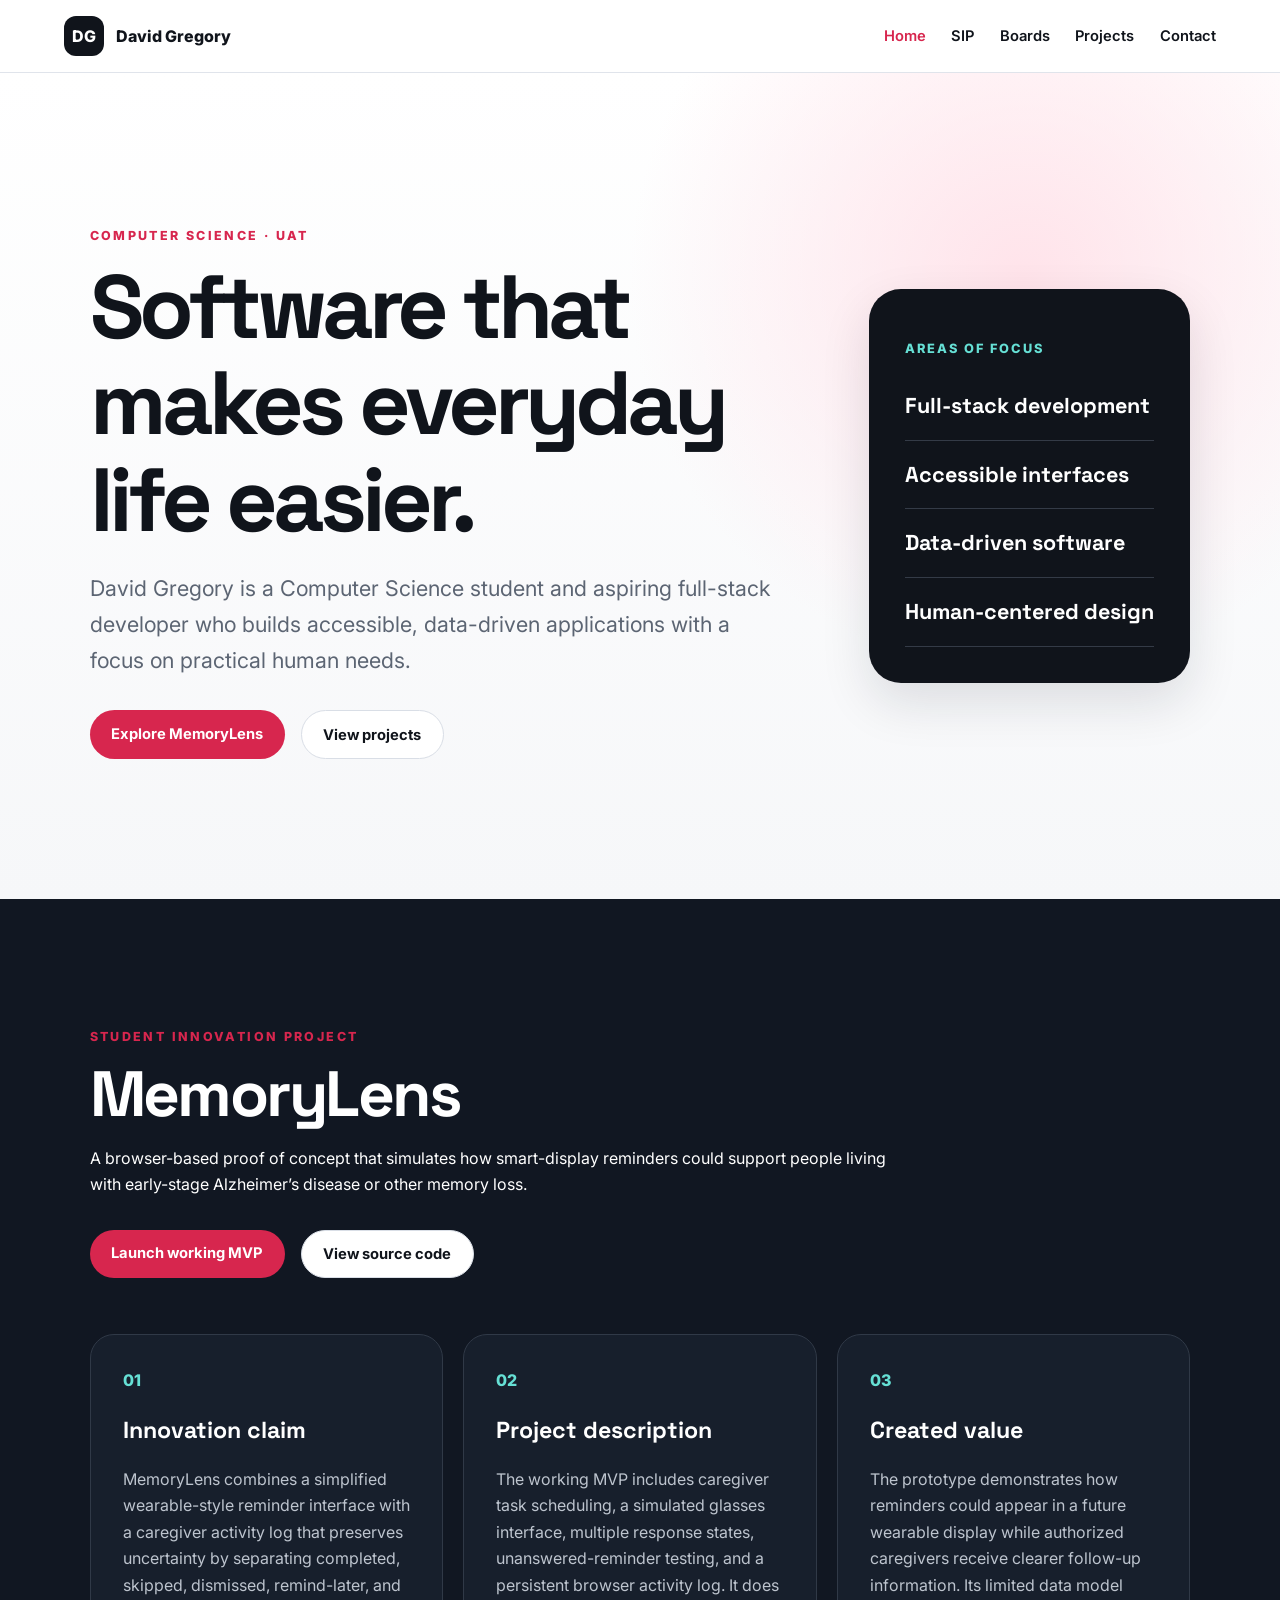
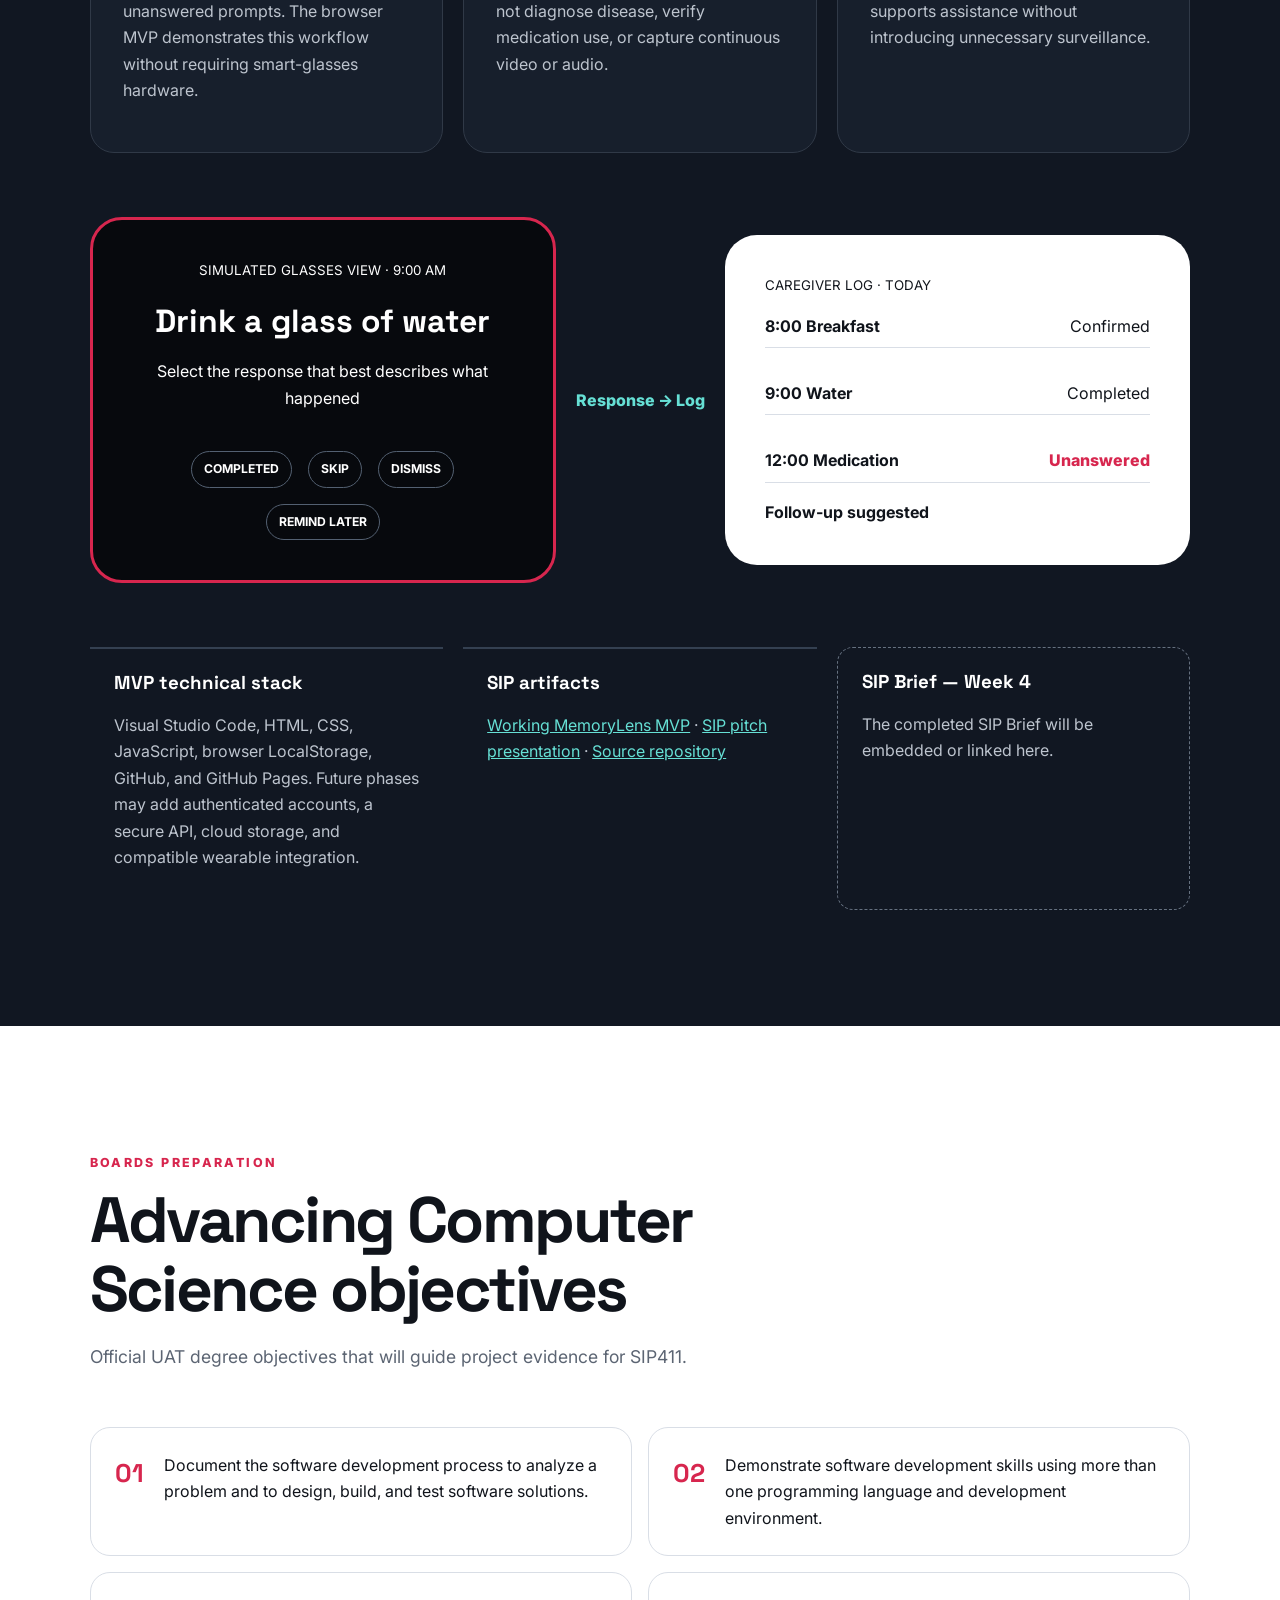
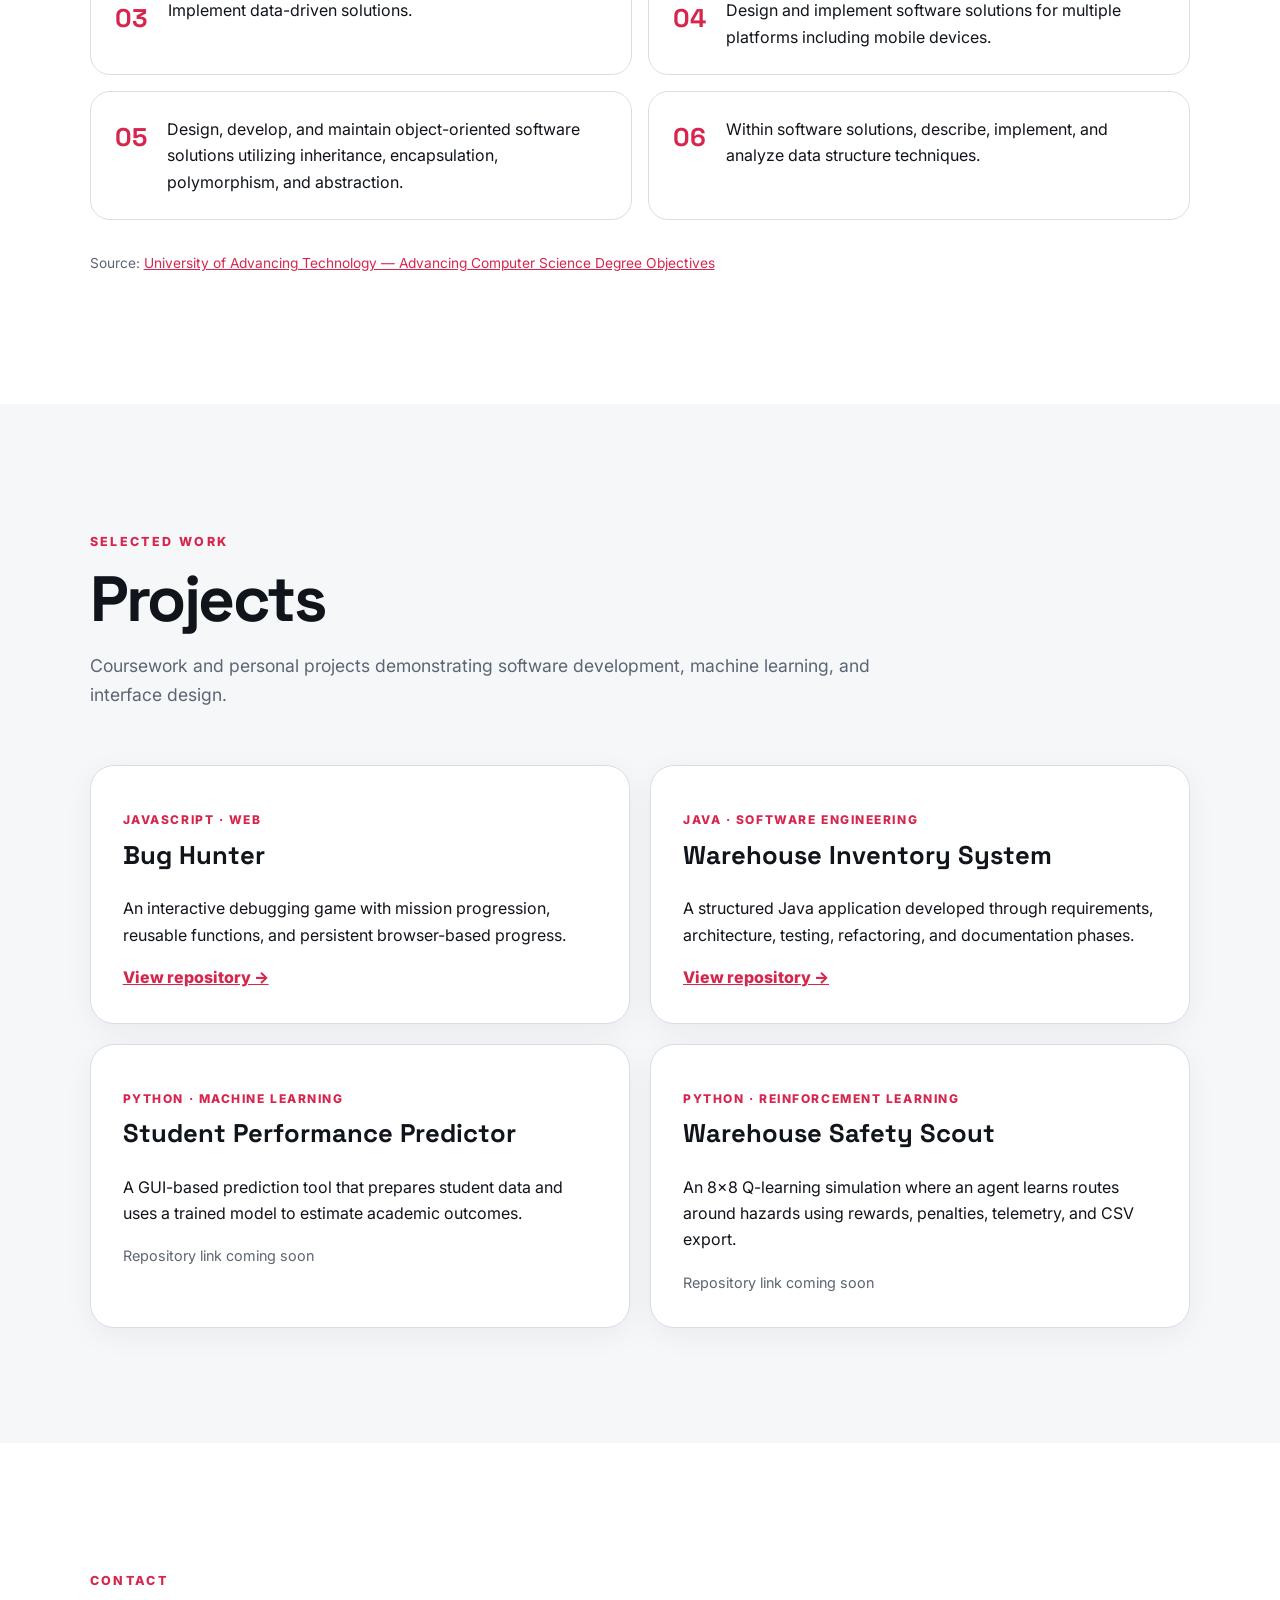
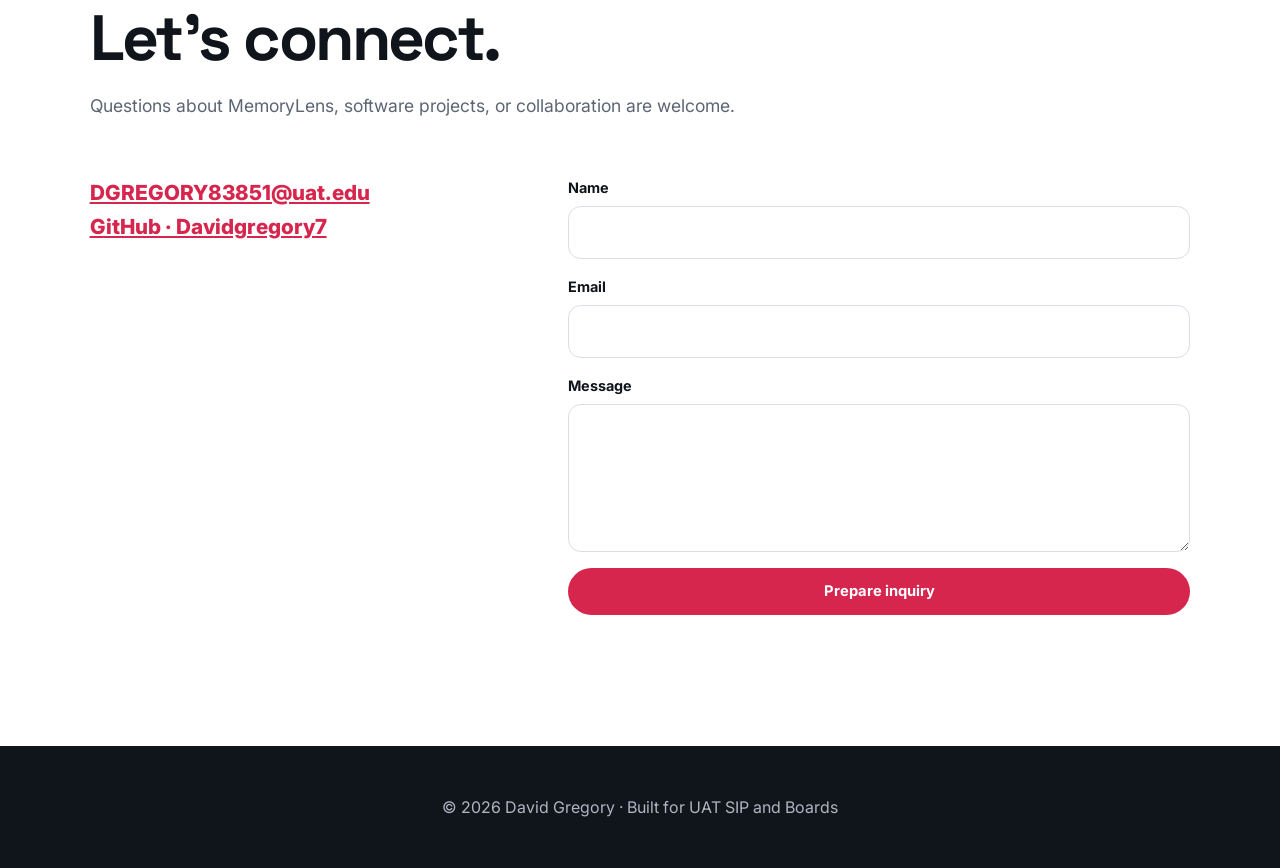
<file: index.html>
<!doctype html>
<html lang="en">
<head>
  <meta charset="utf-8">
  <meta name="viewport" content="width=device-width, initial-scale=1">
  <meta name="description" content="David Gregory's Computer Science portfolio and MemoryLens SIP project.">
  <title>David Gregory | Computer Science Portfolio</title>
  <link rel="preconnect" href="https://fonts.googleapis.com">
  <link rel="preconnect" href="https://fonts.gstatic.com" crossorigin>
  <link href="https://fonts.googleapis.com/css2?family=Inter:wght@400;500;600;700;800&family=Space+Grotesk:wght@500;600;700&display=swap" rel="stylesheet">
  <link rel="stylesheet" href="styles.css?v=2">
  <script src="script.js" defer></script>
</head>
<body>
  <header class="site-header">
    <a class="brand" href="#home" aria-label="David Gregory home"><span>DG</span> David Gregory</a>
    <button class="menu-button" aria-expanded="false" aria-controls="site-nav">Menu</button>
    <nav id="site-nav" aria-label="Primary navigation">
      <a href="#home">Home</a><a href="#sip">SIP</a><a href="#boards">Boards</a><a href="#projects">Projects</a><a href="#contact">Contact</a>
    </nav>
  </header>

  <main>
    <section id="home" class="hero section">
      <div class="hero-copy reveal">
        <p class="eyebrow">Computer Science · UAT</p>
        <h1>Software that makes everyday life easier.</h1>
        <p class="lead">David Gregory is a Computer Science student and aspiring full-stack developer who builds accessible, data-driven applications with a focus on practical human needs.</p>
        <div class="actions"><a class="button primary" href="#sip">Explore MemoryLens</a><a class="button secondary" href="#projects">View projects</a></div>
      </div>
      <div class="hero-card reveal" aria-label="Areas of focus">
        <p>Areas of focus</p>
        <strong>Full-stack development</strong><strong>Accessible interfaces</strong><strong>Data-driven software</strong><strong>Human-centered design</strong>
      </div>
    </section>

    <section id="sip" class="section dark-section">
      <div class="section-heading reveal"><p class="eyebrow">Student Innovation Project</p><h2>MemoryLens</h2><p>A browser-based proof of concept that simulates how smart-display reminders could support people living with early-stage Alzheimer’s disease or other memory loss.</p><div class="actions"><a class="button primary" href="mvp.html">Launch working MVP</a><a class="button secondary" href="https://github.com/Davidgregory7/SIP-Portfolio" target="_blank" rel="noreferrer">View source code</a></div></div>
      <div class="feature-grid">
        <article class="feature reveal"><span>01</span><h3>Innovation claim</h3><p>MemoryLens combines a simplified wearable-style reminder interface with a caregiver activity log that preserves uncertainty by separating completed, skipped, dismissed, remind-later, and unanswered prompts. The browser MVP demonstrates this workflow without requiring smart-glasses hardware.</p></article>
        <article class="feature reveal"><span>02</span><h3>Project description</h3><p>The working MVP includes caregiver task scheduling, a simulated glasses interface, multiple response states, unanswered-reminder testing, and a persistent browser activity log. It does not diagnose disease, verify medication use, or capture continuous video or audio.</p></article>
        <article class="feature reveal"><span>03</span><h3>Created value</h3><p>The prototype demonstrates how reminders could appear in a future wearable display while authorized caregivers receive clearer follow-up information. Its limited data model supports assistance without introducing unnecessary surveillance.</p></article>
      </div>

      <div class="prototype reveal">
        <div class="glasses-card"><small>SIMULATED GLASSES VIEW · 9:00 AM</small><h3>Drink a glass of water</h3><p>Select the response that best describes what happened</p><div class="response-row"><b>Completed</b><b>Skip</b><b>Dismiss</b><b>Remind later</b></div></div>
        <div class="flow" aria-hidden="true">Response → Log</div>
        <div class="log-card"><small>CAREGIVER LOG · TODAY</small><p><b>8:00 Breakfast</b><span>Confirmed</span></p><p><b>9:00 Water</b><span>Completed</span></p><p><b>12:00 Medication</b><span class="warning">Unanswered</span></p><strong>Follow-up suggested</strong></div>
      </div>

      <div class="resource-grid reveal">
        <div><h3>MVP technical stack</h3><p>Visual Studio Code, HTML, CSS, JavaScript, browser LocalStorage, GitHub, and GitHub Pages. Future phases may add authenticated accounts, a secure API, cloud storage, and compatible wearable integration.</p></div>
        <div><h3>SIP artifacts</h3><p><a href="mvp.html">Working MemoryLens MVP</a> · <a href="MemoryLens-SIP-Pitch.pptx">SIP pitch presentation</a> · <a href="https://github.com/Davidgregory7/SIP-Portfolio" target="_blank" rel="noreferrer">Source repository</a></p></div>
        <div class="placeholder"><h3>SIP Brief — Week 4</h3><p>The completed SIP Brief will be embedded or linked here.</p></div>
      </div>
    </section>

    <section id="boards" class="section">
      <div class="section-heading reveal"><p class="eyebrow">Boards Preparation</p><h2>Advancing Computer Science objectives</h2><p>Official UAT degree objectives that will guide project evidence for SIP411.</p></div>
      <ol class="objectives">
        <li class="reveal"><span>01</span><p>Document the software development process to analyze a problem and to design, build, and test software solutions.</p></li>
        <li class="reveal"><span>02</span><p>Demonstrate software development skills using more than one programming language and development environment.</p></li>
        <li class="reveal"><span>03</span><p>Implement data-driven solutions.</p></li>
        <li class="reveal"><span>04</span><p>Design and implement software solutions for multiple platforms including mobile devices.</p></li>
        <li class="reveal"><span>05</span><p>Design, develop, and maintain object-oriented software solutions utilizing inheritance, encapsulation, polymorphism, and abstraction.</p></li>
        <li class="reveal"><span>06</span><p>Within software solutions, describe, implement, and analyze data structure techniques.</p></li>
      </ol>
      <p class="source-note">Source: <a href="https://www.uat.edu/computer-science-degree" target="_blank" rel="noreferrer">University of Advancing Technology — Advancing Computer Science Degree Objectives</a></p>
    </section>

    <section id="projects" class="section soft-section">
      <div class="section-heading reveal"><p class="eyebrow">Selected Work</p><h2>Projects</h2><p>Coursework and personal projects demonstrating software development, machine learning, and interface design.</p></div>
      <div class="project-grid">
        <article class="project reveal"><p class="tag">JavaScript · Web</p><h3>Bug Hunter</h3><p>An interactive debugging game with mission progression, reusable functions, and persistent browser-based progress.</p><a href="https://github.com/Davidgregory7/CSC256/tree/main/BugHunter-FinalProject" target="_blank" rel="noreferrer">View repository →</a></article>
        <article class="project reveal"><p class="tag">Java · Software Engineering</p><h3>Warehouse Inventory System</h3><p>A structured Java application developed through requirements, architecture, testing, refactoring, and documentation phases.</p><a href="https://github.com/Davidgregory7/CSC318" target="_blank" rel="noreferrer">View repository →</a></article>
        <article class="project reveal"><p class="tag">Python · Machine Learning</p><h3>Student Performance Predictor</h3><p>A GUI-based prediction tool that prepares student data and uses a trained model to estimate academic outcomes.</p><span>Repository link coming soon</span></article>
        <article class="project reveal"><p class="tag">Python · Reinforcement Learning</p><h3>Warehouse Safety Scout</h3><p>An 8×8 Q-learning simulation where an agent learns routes around hazards using rewards, penalties, telemetry, and CSV export.</p><span>Repository link coming soon</span></article>
      </div>
    </section>

    <section id="contact" class="section contact-section">
      <div class="section-heading reveal"><p class="eyebrow">Contact</p><h2>Let’s connect.</h2><p>Questions about MemoryLens, software projects, or collaboration are welcome.</p></div>
      <div class="contact-layout">
        <div class="contact-links reveal">
  <a href="mailto:DGREGORY83851@uat.edu">DGREGORY83851@uat.edu</a>
  <br>
  <a href="https://github.com/Davidgregory7" target="_blank" rel="noreferrer">GitHub · Davidgregory7</a>
</div>
        <form class="contact-form reveal" id="contact-form">
          <label>Name<input name="name" autocomplete="name" required></label>
          <label>Email<input type="email" name="email" autocomplete="email" required></label>
          <label>Message<textarea name="message" rows="5" required></textarea></label>
          <button class="button primary" type="submit">Prepare inquiry</button><p id="form-status" aria-live="polite"></p>
        </form>
      </div>
    </section>
  </main>
  <footer><p>© <span id="year"></span> David Gregory · Built for UAT SIP and Boards</p></footer>
</body>
</html>
</file>
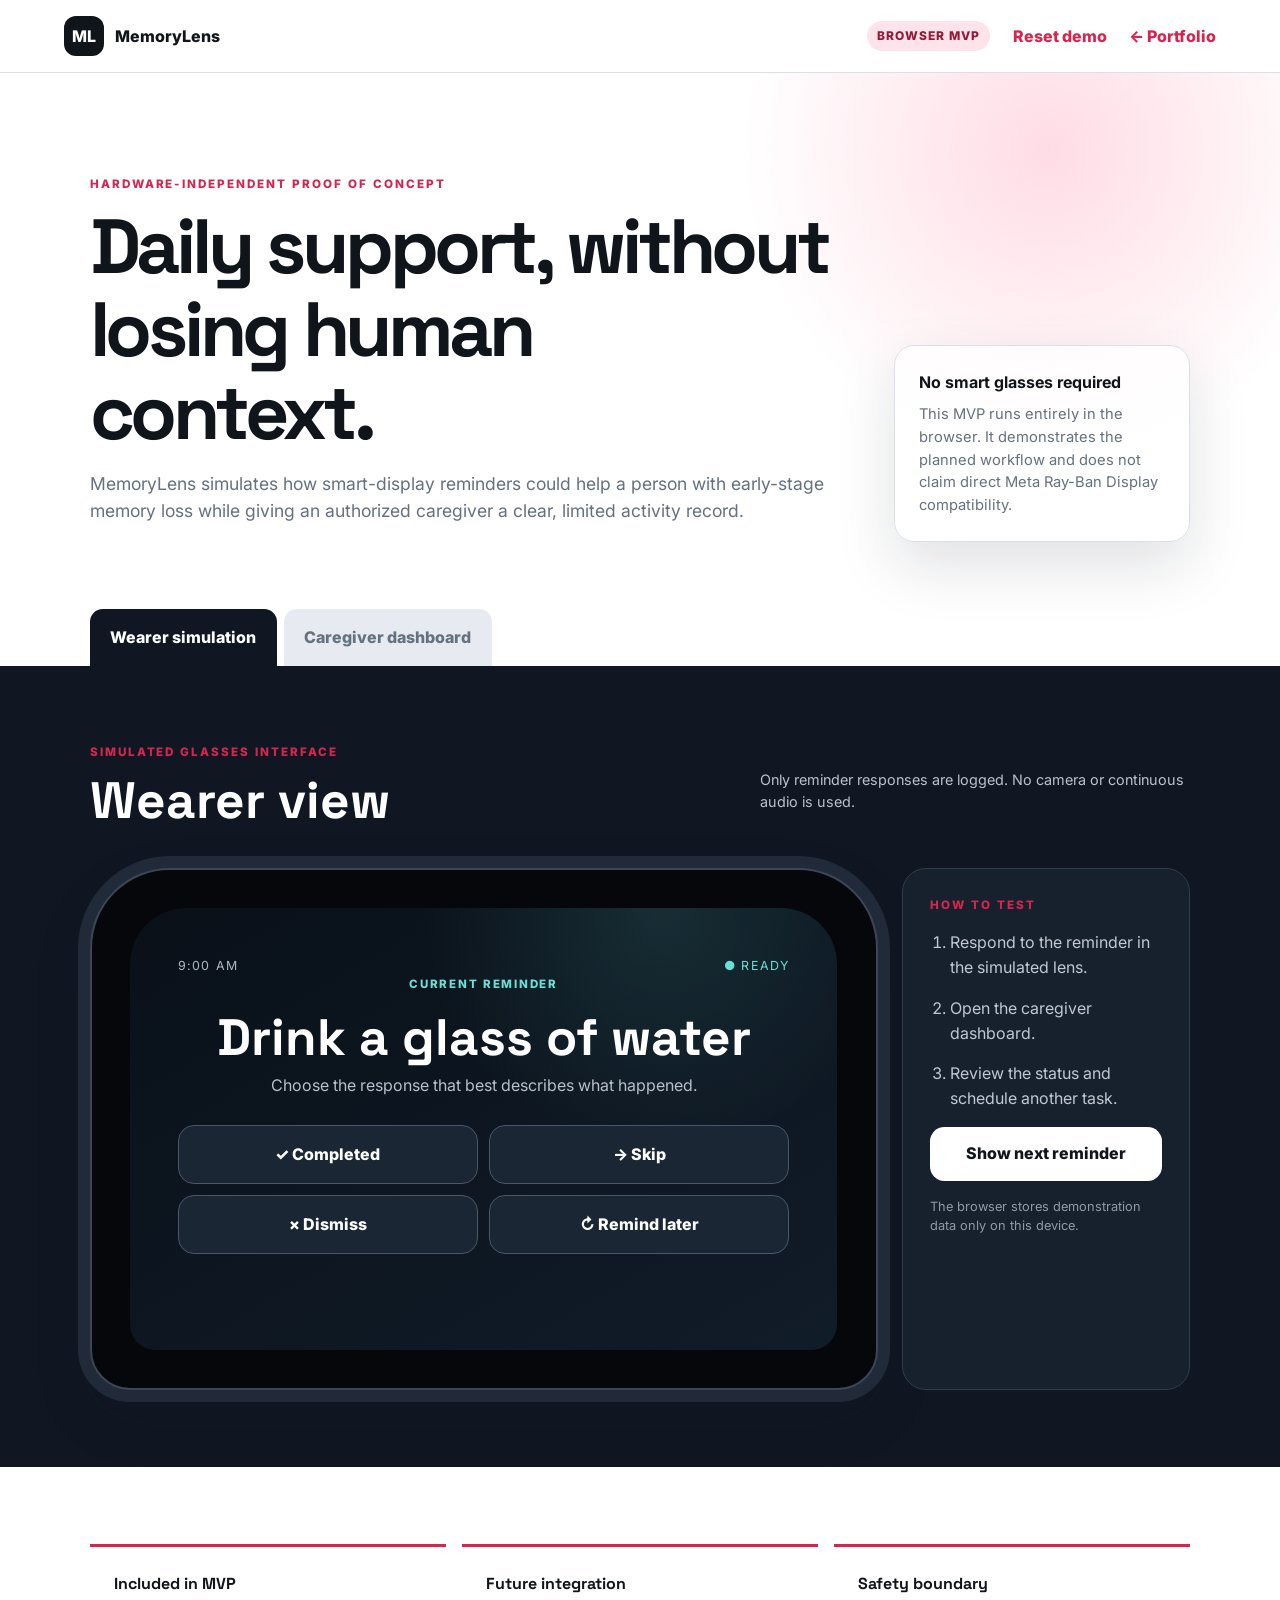
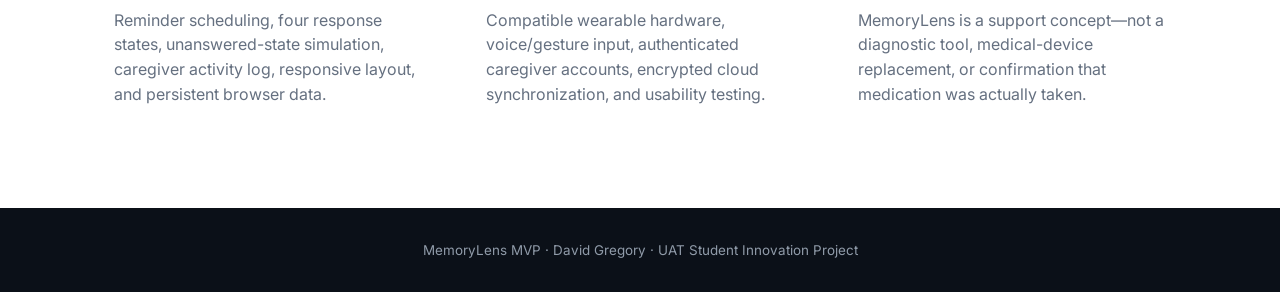
<file: mvp.html>
<!doctype html>
<html lang="en">
<head>
  <meta charset="utf-8">
  <meta name="viewport" content="width=device-width, initial-scale=1">
  <meta name="description" content="MemoryLens browser-based MVP by David Gregory.">
  <title>MemoryLens MVP | David Gregory</title>
  <link rel="preconnect" href="https://fonts.googleapis.com">
  <link rel="preconnect" href="https://fonts.gstatic.com" crossorigin>
  <link href="https://fonts.googleapis.com/css2?family=Inter:wght@400;500;600;700;800&family=Space+Grotesk:wght@500;600;700&display=swap" rel="stylesheet">
  <link rel="stylesheet" href="mvp.css">
  <script src="mvp.js" defer></script>
</head>
<body>
  <header class="topbar">
    <a class="brand" href="index.html#sip"><span>ML</span> MemoryLens</a>
    <div class="top-actions">
      <span class="prototype-label">Browser MVP</span>
      <button id="reset-demo" class="text-button" type="button">Reset demo</button>
      <a class="back-link" href="index.html#sip">← Portfolio</a>
    </div>
  </header>

  <main>
    <section class="intro">
      <div>
        <p class="eyebrow">Hardware-independent proof of concept</p>
        <h1>Daily support, without losing human context.</h1>
        <p>MemoryLens simulates how smart-display reminders could help a person with early-stage memory loss while giving an authorized caregiver a clear, limited activity record.</p>
      </div>
      <aside>
        <strong>No smart glasses required</strong>
        <p>This MVP runs entirely in the browser. It demonstrates the planned workflow and does not claim direct Meta Ray-Ban Display compatibility.</p>
      </aside>
    </section>

    <nav class="view-tabs" aria-label="MVP views">
      <button class="tab active" data-view="wearer" type="button">Wearer simulation</button>
      <button class="tab" data-view="caregiver" type="button">Caregiver dashboard</button>
    </nav>

    <section id="wearer-view" class="app-view active" aria-labelledby="wearer-heading">
      <div class="view-heading">
        <div><p class="eyebrow">Simulated glasses interface</p><h2 id="wearer-heading">Wearer view</h2></div>
        <p class="privacy-note">Only reminder responses are logged. No camera or continuous audio is used.</p>
      </div>

      <div class="wearer-layout">
        <div class="glasses-shell" aria-live="polite">
          <div class="lens-display">
            <div class="lens-status"><span id="lens-time">9:00 AM</span><span class="status-dot">● Ready</span></div>
            <div id="reminder-content">
              <p class="reminder-label">CURRENT REMINDER</p>
              <h3 id="reminder-title">Loading reminder…</h3>
              <p id="reminder-instruction">Choose the response that best describes what happened.</p>
              <div class="response-grid">
                <button type="button" data-response="Completed">✓ Completed</button>
                <button type="button" data-response="Skipped">→ Skip</button>
                <button type="button" data-response="Dismissed">× Dismiss</button>
                <button type="button" data-response="Remind later">↻ Remind later</button>
              </div>
            </div>
            <div id="empty-reminder" class="empty-state" hidden>
              <span>✓</span><h3>No pending reminders</h3><p>A caregiver can schedule another task from the dashboard.</p>
            </div>
            <p id="wearer-feedback" class="feedback" role="status"></p>
          </div>
        </div>

        <aside class="simulation-panel">
          <p class="eyebrow">How to test</p>
          <ol>
            <li>Respond to the reminder in the simulated lens.</li>
            <li>Open the caregiver dashboard.</li>
            <li>Review the status and schedule another task.</li>
          </ol>
          <button id="next-reminder" class="secondary-button" type="button">Show next reminder</button>
          <p class="small-copy">The browser stores demonstration data only on this device.</p>
        </aside>
      </div>
    </section>

    <section id="caregiver-view" class="app-view" aria-labelledby="caregiver-heading" hidden>
      <div class="view-heading">
        <div><p class="eyebrow">Authorized support view</p><h2 id="caregiver-heading">Caregiver dashboard</h2></div>
        <div class="summary" aria-label="Task summary">
          <div><strong id="scheduled-count">0</strong><span>Scheduled</span></div>
          <div><strong id="completed-count">0</strong><span>Completed</span></div>
          <div><strong id="attention-count">0</strong><span>Needs attention</span></div>
        </div>
      </div>

      <div class="dashboard-grid">
        <section class="panel">
          <div class="panel-heading"><div><p class="eyebrow">Today</p><h3>Task activity</h3></div><button id="mark-unanswered" class="text-button" type="button">Simulate unanswered</button></div>
          <div id="activity-list" class="activity-list"></div>
        </section>

        <section class="panel schedule-panel">
          <p class="eyebrow">Add support task</p>
          <h3>Schedule a reminder</h3>
          <form id="task-form">
            <label>Task name<input id="task-name" name="task" maxlength="60" placeholder="Example: Take afternoon medication" required></label>
            <label>Reminder time<input id="task-time" name="time" type="time" required></label>
            <label>Priority<select id="task-priority" name="priority"><option>Routine</option><option>Important</option><option>High</option></select></label>
            <button class="primary-button" type="submit">Schedule reminder</button>
            <p id="form-message" class="form-message" role="status"></p>
          </form>
        </section>
      </div>
    </section>

    <section class="scope">
      <div><span>Included in MVP</span><p>Reminder scheduling, four response states, unanswered-state simulation, caregiver activity log, responsive layout, and persistent browser data.</p></div>
      <div><span>Future integration</span><p>Compatible wearable hardware, voice/gesture input, authenticated caregiver accounts, encrypted cloud synchronization, and usability testing.</p></div>
      <div><span>Safety boundary</span><p>MemoryLens is a support concept—not a diagnostic tool, medical-device replacement, or confirmation that medication was actually taken.</p></div>
    </section>
  </main>

  <footer>MemoryLens MVP · David Gregory · UAT Student Innovation Project</footer>
</body>
</html>
</file>
<file: styles.css>
:root{--ink:#10141b;--muted:#5c6573;--paper:#f6f7f9;--white:#fff;--accent:#d7264e;--accent2:#8b1538;--line:#d9dee6;--dark:#111722;--cyan:#66e0d5;--shadow:0 20px 50px rgba(15,23,42,.12)}*{box-sizing:border-box}html{scroll-behavior:smooth;scroll-padding-top:90px}body{margin:0;color:var(--ink);background:var(--white);font-family:Inter,system-ui,sans-serif;line-height:1.65}a{color:inherit}h1,h2,h3{font-family:"Space Grotesk",sans-serif;line-height:1.08;margin-top:0}h1{font-size:clamp(3rem,7vw,6.4rem);letter-spacing:-.055em;margin-bottom:1.4rem}h2{font-size:clamp(2.3rem,5vw,4.5rem);letter-spacing:-.04em;margin-bottom:1rem}.site-header{position:sticky;top:0;z-index:10;display:flex;align-items:center;justify-content:space-between;padding:1rem clamp(1.25rem,5vw,5rem);background:rgba(255,255,255,.9);backdrop-filter:blur(18px);border-bottom:1px solid rgba(217,222,230,.8)}.brand{display:flex;align-items:center;gap:.75rem;font-weight:800;text-decoration:none}.brand span{display:grid;place-items:center;width:2.5rem;height:2.5rem;background:var(--ink);color:#fff;border-radius:.75rem}.site-header nav{display:flex;gap:1.6rem}.site-header nav a{text-decoration:none;font-weight:600;font-size:.92rem}.site-header nav a:hover,.site-header nav a.active{color:var(--accent)}.menu-button{display:none}.section{padding:clamp(5rem,9vw,9rem) clamp(1.25rem,7vw,7rem)}.hero{min-height:calc(100vh - 74px);display:grid;grid-template-columns:1.5fr .7fr;align-items:center;gap:clamp(3rem,7vw,8rem);background:radial-gradient(circle at 80% 25%,#ffe3ea 0,transparent 33%),linear-gradient(180deg,#fff,var(--paper))}.eyebrow{text-transform:uppercase;letter-spacing:.19em;font-size:.78rem;font-weight:800;color:var(--accent)}.lead{max-width:720px;font-size:clamp(1.05rem,1.7vw,1.35rem);color:var(--muted)}.actions{display:flex;gap:1rem;flex-wrap:wrap;margin-top:2rem}.button{display:inline-flex;justify-content:center;border:0;border-radius:999px;padding:.9rem 1.35rem;font:700 .92rem Inter;text-decoration:none;cursor:pointer}.primary{background:var(--accent);color:#fff}.primary:hover{background:var(--accent2)}.secondary{border:1px solid var(--line);background:#fff;color:var(--ink)}.hero-card{display:flex;flex-direction:column;gap:1rem;background:var(--ink);color:#fff;border-radius:2rem;padding:2.25rem;box-shadow:var(--shadow);transform:rotate(2deg)}.hero-card p{color:var(--cyan);font-size:.8rem;text-transform:uppercase;letter-spacing:.16em;font-weight:800}.hero-card strong{font-family:"Space Grotesk";font-size:1.35rem;border-bottom:1px solid #343b47;padding-bottom:1rem}.section-heading{max-width:800px;margin-bottom:3.5rem}.section-heading>p:last-child{font-size:1.1rem;color:var(--muted)}.dark-section{background:var(--dark);color:#fff}.dark-section .section-heading>p:last-child{color:#aeb6c2}.feature-grid,.project-grid,.resource-grid{display:grid;grid-template-columns:repeat(3,1fr);gap:1.25rem}.feature{padding:2rem;border:1px solid #303947;border-radius:1.5rem;background:#171f2c}.feature>span{color:var(--cyan);font-weight:800}.feature h3{font-size:1.45rem;margin-top:1.5rem}.feature p{color:#bdc4ce}.prototype{display:grid;grid-template-columns:1fr auto 1fr;align-items:center;gap:1.25rem;margin:4rem 0}.glasses-card,.log-card{min-height:310px;border-radius:2rem;padding:2.5rem;display:flex;flex-direction:column;justify-content:center}.glasses-card{background:#07090d;border:3px solid var(--accent);text-align:center}.glasses-card h3{font-size:2rem;margin:1.4rem 0 .25rem}.response-row{display:flex;justify-content:center;gap:1rem;flex-wrap:wrap;margin-top:1.5rem}.response-row b{padding:.45rem .75rem;border:1px solid #536071;border-radius:999px;font-size:.76rem;text-transform:uppercase}.log-card{background:#fff;color:var(--ink)}.log-card p{display:flex;justify-content:space-between;border-bottom:1px solid var(--line);padding-bottom:.5rem}.warning{color:var(--accent);font-weight:800}.flow{color:var(--cyan);font-weight:800}.resource-grid>div{padding:1.5rem;border-top:2px solid #344051}.resource-grid p{color:#bdc4ce}.resource-grid a{color:var(--cyan)}.placeholder{border:1px dashed #667180!important;border-radius:1rem}.objectives{list-style:none;padding:0;display:grid;grid-template-columns:1fr 1fr;gap:1rem}.objectives li{display:grid;grid-template-columns:auto 1fr;gap:1.25rem;padding:1.5rem;border:1px solid var(--line);border-radius:1.25rem}.objectives span{font-family:"Space Grotesk";font-size:1.6rem;color:var(--accent);font-weight:700}.objectives p{margin:0}.source-note{margin-top:2rem;color:var(--muted);font-size:.86rem}.source-note a{color:var(--accent)}.soft-section{background:var(--paper)}.project-grid{grid-template-columns:repeat(2,1fr)}.project{background:#fff;border:1px solid var(--line);border-radius:1.5rem;padding:2rem;box-shadow:0 8px 30px rgba(15,23,42,.05)}.project h3{font-size:1.6rem}.project .tag{color:var(--accent);font-size:.75rem;text-transform:uppercase;letter-spacing:.13em;font-weight:800}.project a{font-weight:800;color:var(--accent)}.project span{color:var(--muted);font-size:.9rem}.contact-section{background:#fff}.contact-layout{display:grid;grid-template-columns:.8fr 1.2fr;gap:4rem}.contact-links a{font-size:1.3rem;font-weight:800;color:var(--accent)}.needs-update{margin-top:2rem;padding:1rem;background:#fff4d6;border-left:4px solid #e6a700}.contact-form{display:grid;gap:1rem}.contact-form label{font-weight:700;font-size:.9rem}.contact-form input,.contact-form textarea{display:block;width:100%;margin-top:.4rem;border:1px solid var(--line);border-radius:.8rem;padding:.85rem;font:inherit}.contact-form input:focus,.contact-form textarea:focus{outline:3px solid rgba(215,38,78,.18);border-color:var(--accent)}#form-status{margin:0;color:var(--muted)}footer{padding:2rem;text-align:center;background:var(--ink);color:#aeb6c2}.reveal{opacity:0;transform:translateY(18px);transition:opacity .6s ease,transform .6s ease}.reveal.visible{opacity:1;transform:none}@media (prefers-reduced-motion:reduce){html{scroll-behavior:auto}.reveal{opacity:1;transform:none;transition:none}}@media(max-width:850px){.hero,.contact-layout{grid-template-columns:1fr}.feature-grid,.resource-grid{grid-template-columns:1fr}.prototype{grid-template-columns:1fr}.flow{text-align:center}.objectives,.project-grid{grid-template-columns:1fr}.menu-button{display:block;background:var(--ink);color:#fff;border:0;border-radius:.6rem;padding:.6rem .85rem}.site-header nav{display:none;position:absolute;top:100%;left:0;right:0;flex-direction:column;background:#fff;padding:1.25rem;border-bottom:1px solid var(--line)}.site-header nav.open{display:flex}.hero-card{transform:none}}
</file>
<file: mvp.css>
:root{--ink:#10141b;--muted:#657080;--paper:#f3f5f8;--white:#fff;--accent:#d7264e;--accent-dark:#941938;--cyan:#66e0d5;--dark:#101722;--panel:#17202d;--line:#dbe0e8;--success:#168465;--warning:#c96b19;--shadow:0 24px 60px rgba(15,23,42,.13)}*{box-sizing:border-box}body{margin:0;background:var(--paper);color:var(--ink);font-family:Inter,system-ui,sans-serif;line-height:1.55}button,input,select{font:inherit}button,a{transition:.18s ease}h1,h2,h3{font-family:"Space Grotesk",sans-serif;line-height:1.08;margin-top:0}h1{max-width:850px;font-size:clamp(2.7rem,6vw,5.4rem);letter-spacing:-.055em;margin-bottom:1rem}h2{font-size:clamp(2rem,4vw,3.3rem);margin-bottom:.4rem}h3{font-size:1.45rem}p{margin-top:0}.topbar{display:flex;justify-content:space-between;align-items:center;gap:1rem;padding:1rem clamp(1.1rem,5vw,4.5rem);background:#fff;border-bottom:1px solid var(--line);position:sticky;top:0;z-index:5}.brand{display:flex;align-items:center;gap:.7rem;color:var(--ink);text-decoration:none;font-weight:800}.brand span{display:grid;place-items:center;width:2.5rem;height:2.5rem;border-radius:.75rem;background:var(--ink);color:#fff}.top-actions{display:flex;align-items:center;gap:1rem}.prototype-label{padding:.35rem .65rem;border-radius:999px;background:#ffe3ea;color:var(--accent-dark);font-size:.75rem;font-weight:800;text-transform:uppercase;letter-spacing:.08em}.back-link,.text-button{color:var(--accent);font-weight:800;text-decoration:none}.text-button{border:0;background:none;padding:.4rem;cursor:pointer}.intro{display:grid;grid-template-columns:1.5fr .6fr;gap:4rem;align-items:end;padding:clamp(4rem,8vw,7rem) clamp(1.1rem,7vw,7rem) 3rem;background:radial-gradient(circle at 82% 15%,#ffdce5,transparent 27%),#fff}.intro>div>p:last-child{max-width:760px;color:var(--muted);font-size:1.1rem}.intro aside{padding:1.5rem;border:1px solid var(--line);border-radius:1.25rem;background:rgba(255,255,255,.78);box-shadow:var(--shadow)}.intro aside strong{display:block;margin-bottom:.5rem}.intro aside p{margin:0;color:var(--muted);font-size:.92rem}.eyebrow{text-transform:uppercase;letter-spacing:.17em;font-size:.73rem;font-weight:800;color:var(--accent)}.view-tabs{display:flex;gap:.4rem;padding:1.2rem clamp(1.1rem,7vw,7rem) 0;background:#fff}.tab{border:0;border-radius:.8rem .8rem 0 0;padding:1rem 1.3rem;background:#e7eaf0;color:var(--muted);cursor:pointer;font-weight:800}.tab.active{background:var(--dark);color:#fff}.app-view{padding:clamp(3rem,6vw,5rem) clamp(1.1rem,7vw,7rem);background:var(--dark);color:#fff}.view-heading{display:flex;justify-content:space-between;align-items:end;gap:2rem;margin-bottom:2.5rem}.view-heading h2{margin-bottom:0}.privacy-note{max-width:430px;color:#b9c2cd;font-size:.9rem}.wearer-layout{display:grid;grid-template-columns:minmax(0,1.5fr) minmax(250px,.55fr);gap:1.5rem}.glasses-shell{padding:clamp(1rem,3vw,2.5rem);border:2px solid #3c4655;border-radius:5rem 5rem 2.5rem 2.5rem;background:#05070a;box-shadow:0 0 0 12px #202a38,var(--shadow)}.lens-display{min-height:430px;padding:clamp(1.5rem,4vw,3rem);border-radius:3.5rem 3.5rem 1.6rem 1.6rem;background:radial-gradient(circle at 75% 0,rgba(102,224,213,.12),transparent 35%),linear-gradient(150deg,#091018,#111c29);display:flex;flex-direction:column;justify-content:center;text-align:center}.lens-status{display:flex;justify-content:space-between;color:#aeb8c5;font-size:.78rem;text-transform:uppercase;letter-spacing:.09em;margin-bottom:auto}.status-dot{color:var(--cyan)}.reminder-label{color:var(--cyan);font-weight:800;letter-spacing:.15em;font-size:.72rem}.lens-display h3{font-size:clamp(2rem,4vw,3.3rem);margin:1rem auto .5rem;max-width:720px}.lens-display #reminder-instruction{color:#b7c0cb}.response-grid{display:grid;grid-template-columns:repeat(2,minmax(0,1fr));gap:.7rem;margin:1.7rem auto 0;width:min(100%,620px)}.response-grid button{border:1px solid #495769;border-radius:1rem;padding:1rem;background:#1b2635;color:#fff;font-weight:800;cursor:pointer}.response-grid button:hover,.response-grid button:focus-visible{border-color:var(--cyan);background:#233448;transform:translateY(-2px)}.feedback{min-height:1.5em;color:var(--cyan);font-weight:800;margin:1.5rem 0 0}.empty-state{margin:auto}.empty-state span{display:grid;place-items:center;margin:0 auto 1rem;width:3.2rem;height:3.2rem;border-radius:50%;background:var(--success);font-size:1.6rem}.simulation-panel,.panel{background:var(--panel);border:1px solid #303b4b;border-radius:1.5rem;padding:1.7rem}.simulation-panel ol{padding-left:1.3rem;color:#c1c8d2}.simulation-panel li{margin-bottom:1rem}.secondary-button,.primary-button{width:100%;border:0;border-radius:.9rem;padding:.9rem 1rem;font-weight:800;cursor:pointer}.secondary-button{background:#fff;color:var(--ink)}.primary-button{background:var(--accent);color:#fff}.secondary-button:hover,.primary-button:hover{transform:translateY(-1px);box-shadow:0 8px 20px rgba(0,0,0,.2)}.small-copy{margin:1rem 0 0;color:#909ba9;font-size:.8rem}.summary{display:flex;gap:.7rem}.summary div{min-width:105px;padding:.8rem 1rem;background:#1a2431;border:1px solid #344153;border-radius:1rem}.summary strong,.summary span{display:block}.summary strong{font-size:1.5rem;color:var(--cyan)}.summary span{font-size:.7rem;text-transform:uppercase;letter-spacing:.08em;color:#acb5c2}.dashboard-grid{display:grid;grid-template-columns:1.4fr .7fr;gap:1.25rem}.panel-heading{display:flex;justify-content:space-between;align-items:start;gap:1rem}.activity-list{display:grid;gap:.7rem}.activity-item{display:grid;grid-template-columns:auto 1fr auto;gap:1rem;align-items:center;padding:1rem;background:#202b3a;border-radius:1rem}.activity-time{color:#aeb8c5;font-size:.82rem;min-width:65px}.activity-copy strong,.activity-copy span{display:block}.activity-copy span{color:#98a3b2;font-size:.78rem;margin-top:.2rem}.status{padding:.35rem .65rem;border-radius:999px;font-size:.72rem;font-weight:800}.status.completed{background:#153f36;color:#6ce0bd}.status.unanswered,.status.dismissed{background:#4a2730;color:#ff9eb5}.status.skipped{background:#49341e;color:#ffc782}.status.pending,.status.remind-later{background:#29384c;color:#a8d2ff}.schedule-panel form{display:grid;gap:1rem}.schedule-panel label{font-size:.82rem;font-weight:800}.schedule-panel input,.schedule-panel select{display:block;width:100%;margin-top:.35rem;padding:.82rem;border:1px solid #465468;border-radius:.8rem;background:#0f1721;color:#fff}.schedule-panel input:focus,.schedule-panel select:focus{outline:3px solid rgba(102,224,213,.2);border-color:var(--cyan)}.form-message{min-height:1.3em;margin:0;color:var(--cyan);font-size:.83rem}.scope{display:grid;grid-template-columns:repeat(3,1fr);gap:1rem;padding:clamp(3rem,6vw,5rem) clamp(1.1rem,7vw,7rem);background:#fff}.scope div{padding:1.5rem;border-top:3px solid var(--accent)}.scope span{font-family:"Space Grotesk";font-weight:800}.scope p{color:var(--muted);margin:.7rem 0 0}footer{text-align:center;padding:2rem;background:#0b1018;color:#909ba9;font-size:.84rem}@media(max-width:900px){.intro,.wearer-layout,.dashboard-grid{grid-template-columns:1fr}.view-heading{align-items:start;flex-direction:column}.summary{width:100%;overflow:auto}.scope{grid-template-columns:1fr}.intro{gap:2rem}.glasses-shell{border-radius:2.5rem}.lens-display{border-radius:1.7rem}}@media(max-width:600px){.prototype-label,#reset-demo{display:none}.view-tabs{display:grid;grid-template-columns:1fr 1fr}.tab{padding:.8rem .5rem;font-size:.78rem}.response-grid{grid-template-columns:1fr}.activity-item{grid-template-columns:1fr}.activity-time{min-width:0}.summary div{min-width:95px}.topbar{padding:.8rem 1rem}}
</file>
